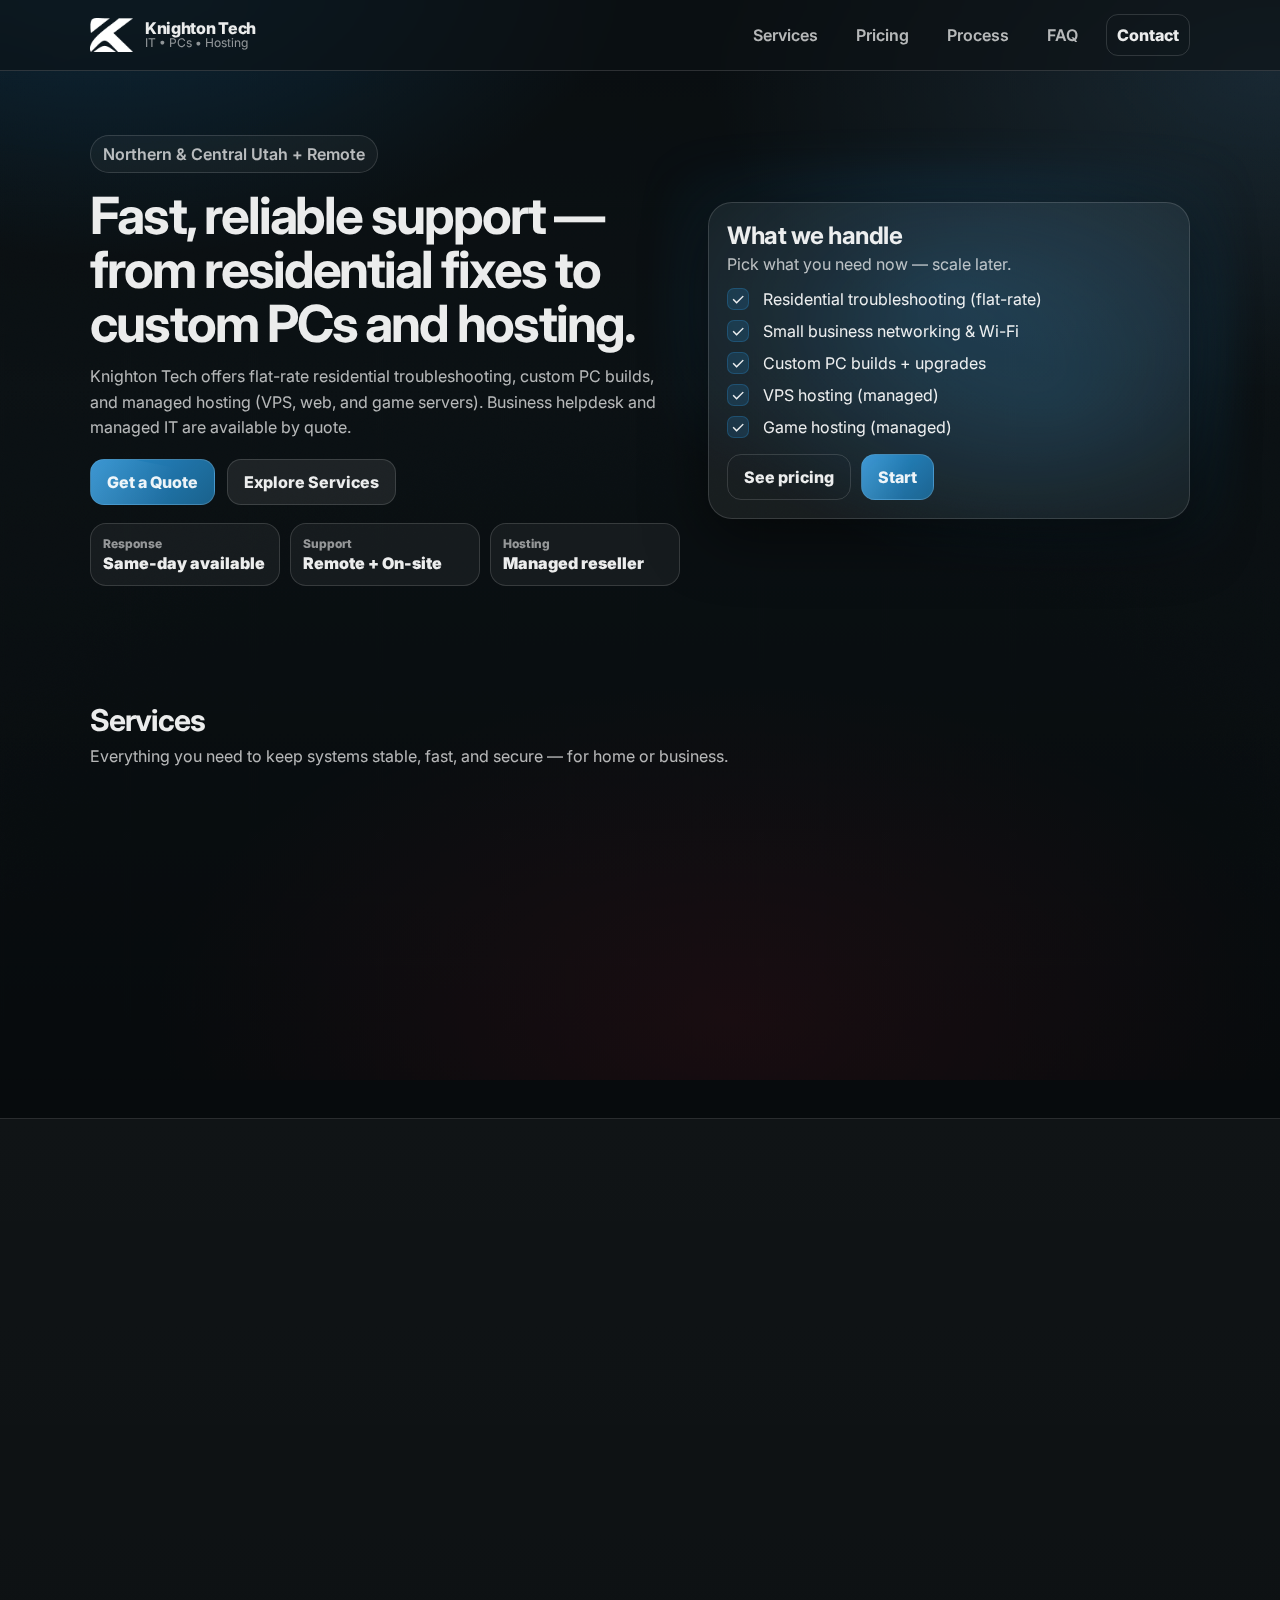
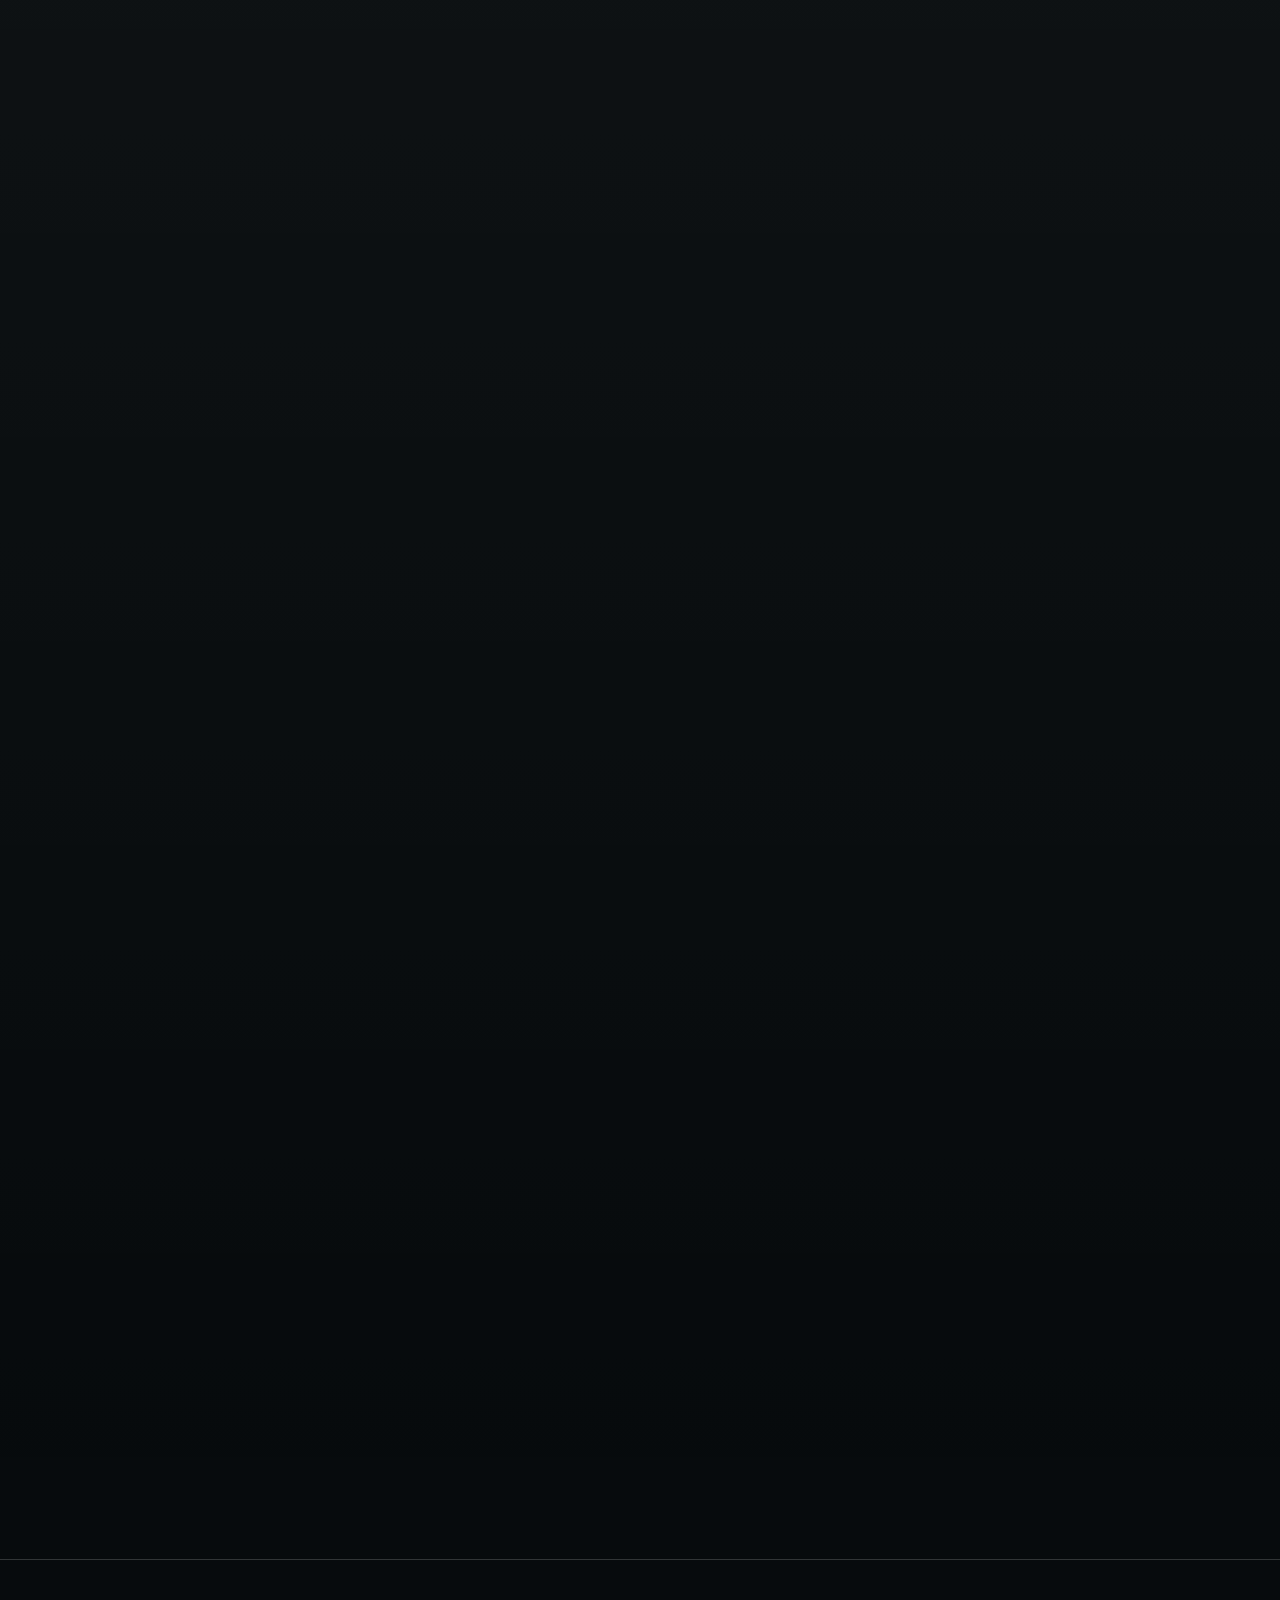
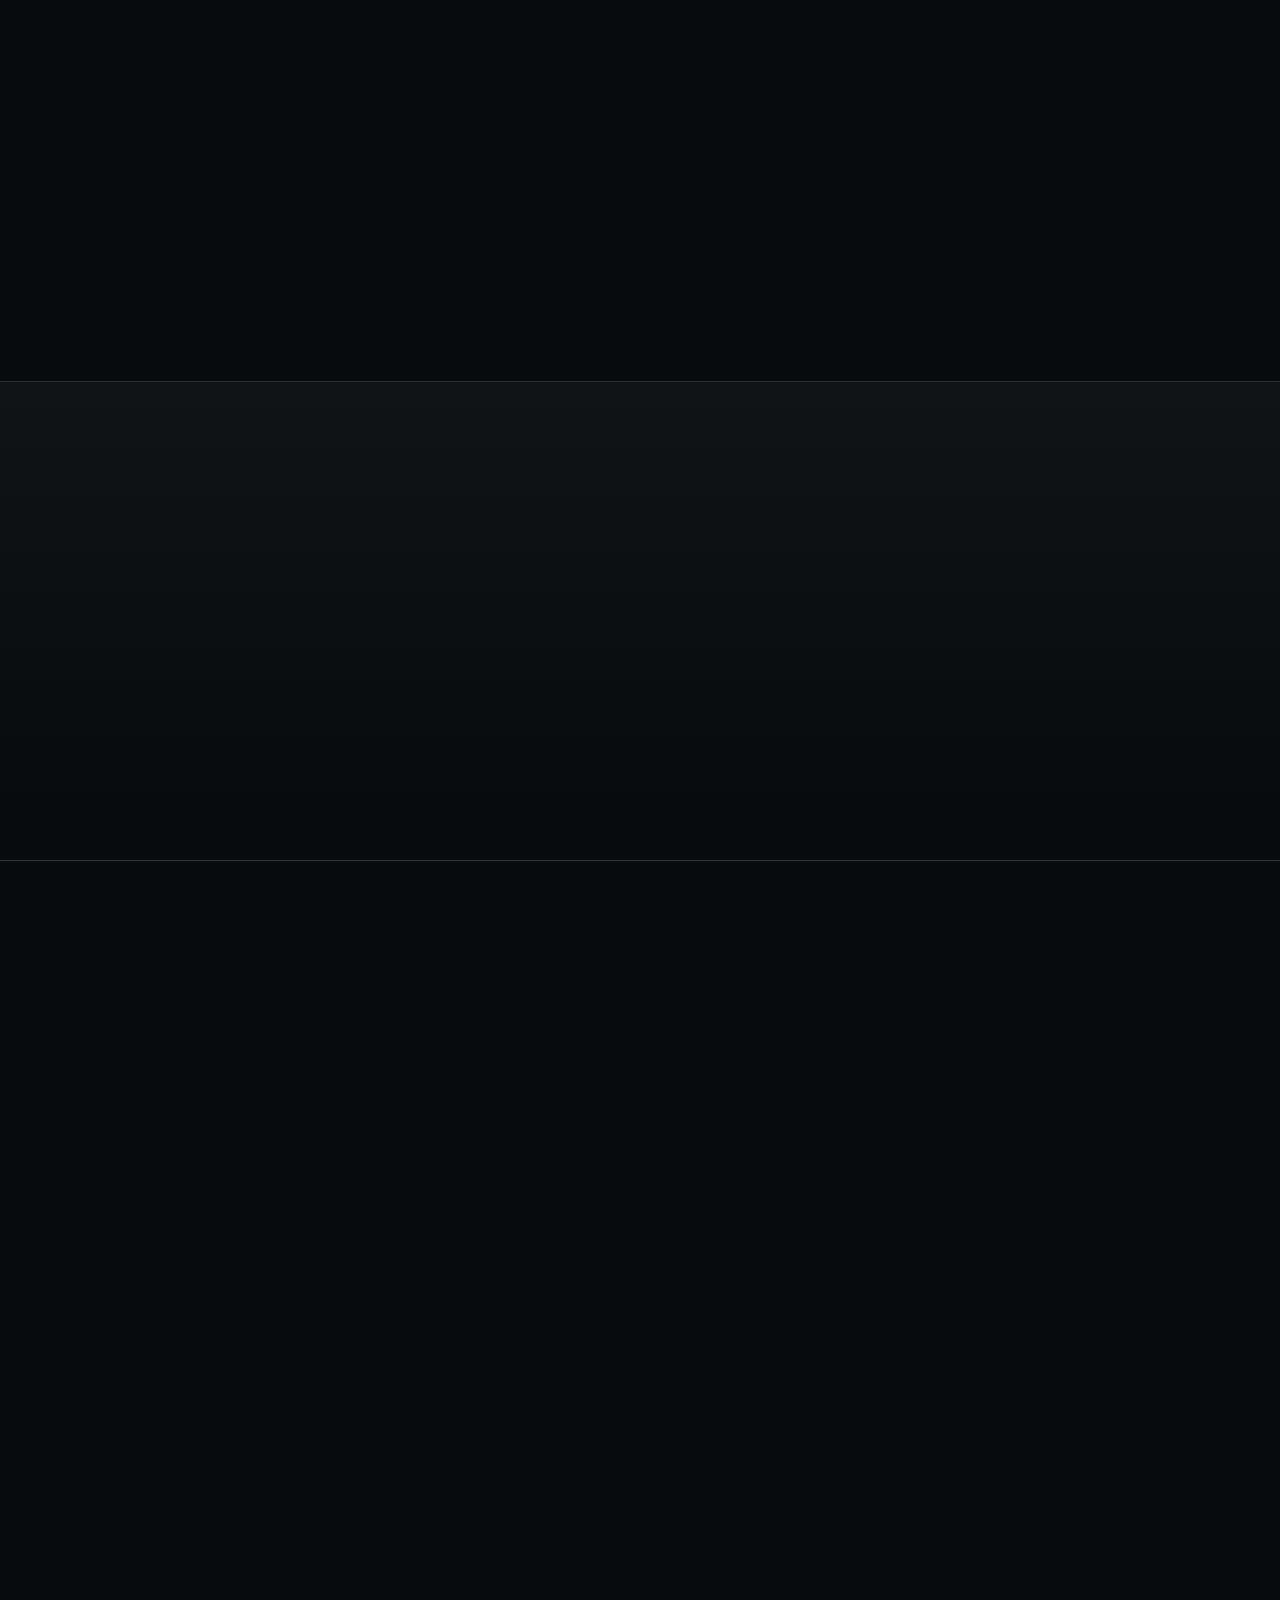
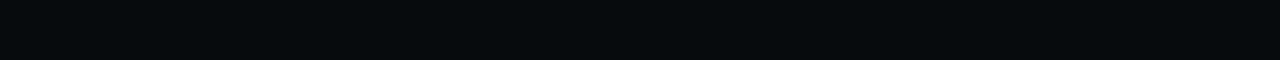
<file: index.html>
<!doctype html>
<html lang="en">
<head>
  <meta charset="utf-8" />
  <meta name="viewport" content="width=device-width, initial-scale=1" />
  <title>Knighton Tech — IT Support, Custom PCs, VPS & Game Hosting</title>
  <meta name="description" content="Knighton Tech provides residential flat-rate support, custom PC builds, and managed reseller hosting (VPS, web, and game servers). Business helpdesk and managed IT available by quote." />
  <meta name="theme-color" content="#0b1114" />
  <link rel="preconnect" href="https://fonts.googleapis.com">
  <link rel="preconnect" href="https://fonts.gstatic.com" crossorigin>
  <link href="https://fonts.googleapis.com/css2?family=Inter:wght@400;500;600;700;800&display=swap" rel="stylesheet">
  <link rel="stylesheet" href="assets/styles.css" />
  <link rel="icon" href="assets/logowhite.png" type="image/x-icon">
</head>

<body>
  <a class="skip" href="#main">Skip to content</a>

  <header class="site-header reveal" data-delay="0">
    <div class="container header-inner">
      <a class="brand" href="#">
        <img class="brand-logo" src="assets/logowhite.png" alt="Knighton Tech" />
        <span class="brand-text">
          <span class="brand-name">Knighton Tech</span>
          <span class="brand-tag">IT • PCs • Hosting</span>
        </span>
      </a>

      <nav class="nav" aria-label="Primary">
        <a href="#services">Services</a>
        <a href="#plans">Pricing</a>
        <a href="#process">Process</a>
        <a href="#faq">FAQ</a>
        <a class="btn btn-ghost" href="#contact">Contact</a>
      </nav>

      <button class="nav-toggle" aria-label="Open menu" aria-expanded="false">
        <span></span><span></span><span></span>
      </button>
    </div>
  </header>

  <main id="main">
    <!-- HERO -->
    <section class="hero">
      <div class="container hero-grid">
        <div class="hero-copy reveal" data-delay="0">
          <p class="pill">Northern & Central Utah + Remote</p>
          <h1>Fast, reliable support — from residential fixes to custom PCs and hosting.</h1>
          <p class="lead">
            Knighton Tech offers flat-rate residential troubleshooting, custom PC builds, and managed hosting
            (VPS, web, and game servers). Business helpdesk and managed IT are available by quote.
          </p>

          <div class="hero-cta">
            <a class="btn btn-primary" href="#contact">Get a Quote</a>
            <a class="btn btn-secondary" href="#services">Explore Services</a>
          </div>

          <div class="hero-badges" aria-label="Highlights">
            <div class="badge reveal" data-delay="60">
              <span class="badge-kicker">Response</span>
              <span class="badge-value">Same-day available</span>
            </div>
            <div class="badge reveal" data-delay="120">
              <span class="badge-kicker">Support</span>
              <span class="badge-value">Remote + On-site</span>
            </div>
            <div class="badge reveal" data-delay="180">
              <span class="badge-kicker">Hosting</span>
              <span class="badge-value">Managed reseller</span>
            </div>
          </div>
        </div>

        <div class="hero-card reveal" data-delay="120" role="img" aria-label="Service snapshot card">
          <div class="card">
            <div class="card-top">
              <h2>What we handle</h2>
              <p>Pick what you need now — scale later.</p>
            </div>

            <ul class="checklist">
              <li><span class="check">✓</span> Residential troubleshooting (flat-rate)</li>
              <li><span class="check">✓</span> Small business networking & Wi-Fi</li>
              <li><span class="check">✓</span> Custom PC builds + upgrades</li>
              <li><span class="check">✓</span> VPS hosting (managed)</li>
              <li><span class="check">✓</span> Game hosting (managed)</li>
            </ul>

            <div class="card-actions">
              <a class="btn btn-ghost" href="#plans">See pricing</a>
              <a class="btn btn-primary" href="#contact">Start</a>
            </div>
          </div>
          <div class="glow" aria-hidden="true"></div>
        </div>
      </div>
    </section>

    <!-- SERVICES -->
    <section id="services" class="section">
      <div class="container">
        <div class="section-head reveal" data-delay="0">
          <h2>Services</h2>
          <p>Everything you need to keep systems stable, fast, and secure — for home or business.</p>
        </div>

        <div class="grid-4">
          <article class="service reveal" data-delay="0">
            <h3>Residential Support</h3>
            <p>Remote troubleshooting, malware cleanup, performance tuning, and everyday tech issues.</p>
            <ul class="mini">
              <li>Windows / macOS / Linux</li>
              <li>Email + printer issues</li>
              <li>Basic security & cleanup</li>
            </ul>
          </article>

          <article class="service reveal" data-delay="80">
            <h3>Small Business IT</h3>
            <p>Networks, Wi-Fi, basic security, and practical setup tailored to your budget.</p>
            <ul class="mini">
              <li>Router / firewall setup</li>
              <li>Wi-Fi coverage fixes</li>
              <li>Update & patch planning</li>
            </ul>
          </article>

          <article class="service reveal" data-delay="160">
            <h3>Custom PC Builds</h3>
            <p>Gaming, creator workstations, or business desktops — built for your exact use case.</p>
            <ul class="mini">
              <li>Parts selection + sourcing</li>
              <li>Stress testing & tuning</li>
              <li>Clean cable management</li>
            </ul>
          </article>

          <article class="service reveal" data-delay="240">
            <h3>Managed Hosting</h3>
            <p>VPS + game servers via reseller partners — one point of contact for setup & support.</p>
            <ul class="mini">
              <li>Provisioning & setup</li>
              <li>Updates + security</li>
              <li>Monitoring (basic)</li>
            </ul>
          </article>
        </div>
      </div>
    </section>

    <!-- PRICING -->
    <section id="plans" class="section section-alt">
      <div class="container">
        <div class="section-head reveal" data-delay="0">
          <h2>Pricing</h2>
          <p>
            Residential services are priced flat-rate so you always know the cost up front.
            Most issues are resolved in a single visit or session — no hourly guessing, no pressure, and no surprise charges.
          </p>
        </div>

        <div class="quote-note reveal" data-delay="60" style="margin-top:12px;">
          <div class="quote-note-title">Why flat-rate?</div>
          <div class="quote-note-grid">
            <div>• You know the price up front — no hourly guessing</div>
            <div>• Most home issues are solved in one focused session</div>
            <div>• If anything’s outside scope, you’ll get a quote first</div>
            <div>• No upsell pressure — just the fix you asked for</div>
          </div>
        </div>

        <div class="pricing-block reveal" data-delay="120" style="margin-top:14px;">
          <div class="pricing-head">
            <h3>Residential Services (Flat Rate)</h3>
            <p class="muted-line">Most issues are solved in a single visit or session.</p>
          </div>

          <div class="grid-3 plans">
            <article class="plan reveal" data-delay="0">
              <div class="plan-top">
                <h4>Remote Troubleshooting</h4>
                <p class="plan-sub">Fast help without a house call</p>
              </div>
              <p class="price">$95 <span class="muted">flat</span></p>
              <ul class="checklist">
                <li><span class="check">✓</span> Up to 60 minutes remote support</li>
                <li><span class="check">✓</span> Software & performance issues</li>
                <li><span class="check">✓</span> Malware & basic security cleanup</li>
              </ul>
              <a class="btn btn-primary" href="#contact" data-prefill="Residential — Remote Troubleshooting ($95)">Book Remote Support</a>
            </article>

            <article class="plan plan-featured reveal" data-delay="80">
              <div class="plan-top">
                <h4>In-Home Visit</h4>
                <p class="plan-sub">Wi-Fi, printers, and device setup</p>
              </div>
              <p class="price">$145 <span class="muted">flat</span></p>
              <ul class="checklist">
                <li><span class="check">✓</span> On-site visit (up to 60 minutes)</li>
                <li><span class="check">✓</span> Network & device troubleshooting</li>
                <li><span class="check">✓</span> Performance & stability checks</li>
              </ul>
              <a class="btn btn-primary" href="#contact" data-prefill="Residential — In-Home Visit ($145)">Schedule Visit</a>
            </article>

            <article class="plan reveal" data-delay="160">
              <div class="plan-top">
                <h4>PC Tune-Up</h4>
                <p class="plan-sub">Speed boost & system cleanup</p>
              </div>
              <p class="price">$125 <span class="muted">flat</span></p>
              <ul class="checklist">
                <li><span class="check">✓</span> Startup & bloat cleanup</li>
                <li><span class="check">✓</span> Updates & driver review</li>
                <li><span class="check">✓</span> Disk health & thermal check</li>
              </ul>
              <a class="btn btn-secondary" href="#contact" data-prefill="Residential — PC Tune-Up ($125)">Request Tune-Up</a>
            </article>
          </div>

          <div class="grid-3 plans" style="margin-top:14px;">
            <article class="plan reveal" data-delay="0">
              <div class="plan-top">
                <h4>Virus / Malware Removal</h4>
                <p class="plan-sub">For infected or unstable systems</p>
              </div>
              <p class="price">$145 <span class="muted">flat</span></p>
              <ul class="checklist">
                <li><span class="check">✓</span> Malware & threat removal</li>
                <li><span class="check">✓</span> Browser & startup cleanup</li>
                <li><span class="check">✓</span> System stability checks</li>
              </ul>
              <a class="btn btn-secondary" href="#contact" data-prefill="Residential — Virus Removal ($145)">Get Help</a>
            </article>

            <article class="plan reveal" data-delay="80">
              <div class="plan-top">
                <h4>OS Reinstall & Data Restore</h4>
                <p class="plan-sub">Clean start with your files intact</p>
              </div>
              <p class="price">$175 <span class="muted">flat</span></p>
              <ul class="checklist">
                <li><span class="check">✓</span> OS reinstall</li>
                <li><span class="check">✓</span> Data backup & restore</li>
                <li><span class="check">✓</span> Drivers & updates</li>
              </ul>
              <a class="btn btn-secondary" href="#contact" data-prefill="Residential — OS Reinstall ($175)">Schedule Service</a>
            </article>

            <article class="plan reveal" data-delay="160">
              <div class="plan-top">
                <h4>Custom PC Build</h4>
                <p class="plan-sub">Gaming, creator, or workstation</p>
              </div>
              <p class="price">$175 <span class="muted">build labor</span></p>
              <ul class="checklist">
                <li><span class="check">✓</span> Full assembly & cable management</li>
                <li><span class="check">✓</span> BIOS setup & stress testing</li>
                <li><span class="check">✓</span> Thermal & stability validation</li>
              </ul>
              <a class="btn btn-primary" href="#contact" data-prefill="Residential — Custom PC Build ($175)">Start a Build</a>
            </article>
          </div>

          <div class="quote-note reveal" data-delay="60" style="margin-top:16px;">
            <div class="quote-note-title">What’s Included</div>
            <div class="quote-note-grid">
              <div>• Troubleshooting and fixes within the listed service scope</div>
              <div>• Clear communication before any additional work</div>
              <div>• Basic system health + security checks</div>
              <div>• Honest recommendations — no upsell pressure</div>
            </div>
          </div>

          <div class="quote-note reveal" data-delay="120" style="margin-top:12px;">
            <div class="quote-note-title">What’s Not Included (Quoted Separately)</div>
            <div class="quote-note-grid">
              <div>• Data recovery from failed/damaged drives</div>
              <div>• Hardware parts or replacement components</div>
              <div>• Advanced malware cleanup requiring OS rebuild</div>
              <div>• Servers/enterprise systems/business infrastructure</div>
              <div>• After-hours or emergency service unless pre-approved</div>
            </div>
          </div>

          <div class="quote-note reveal" data-delay="180" style="margin-top:12px;">
            <div class="quote-note-title">How this compares</div>
            <div class="quote-note-grid">
              <div>• Some shops bundle “lifetime service” into a higher upfront computer price</div>
              <div>• Knighton Tech keeps it simple: pay only for what you need today</div>
              <div>• Transparent flat rates + optional follow-up if you want it</div>
              <div>• Local service with a Magna discount (10%)</div>
            </div>
          </div>

          <p class="fineprint reveal" data-delay="240">
            <strong>Magna residents receive 10% off all residential services.</strong><br />
            Additional work outside the listed scope is always quoted and approved first.
          </p>
        </div>

        <div class="pricing-block reveal" data-delay="120" style="margin-top:18px;">
          <div class="pricing-head">
            <h3>Business IT & Helpdesk (Quote)</h3>
            <p class="muted-line">Professional IT support designed around your business — not one-size-fits-all pricing.</p>
          </div>

          <div class="grid-2 quote-cards">
            <article class="quote-card reveal" data-delay="0">
              <h4>Business Helpdesk Support</h4>
              <p class="muted">Day-to-day technical support for your users, devices, and software.</p>
              <ul class="bullets">
                <li>Remote troubleshooting & user support</li>
                <li>Account setup & onboarding/offboarding</li>
                <li>Software installs & issue resolution</li>
                <li>Security best-practice guidance</li>
              </ul>
              <a class="btn btn-primary" href="#contact" data-prefill="Business — Helpdesk (Quote)">Request a Quote</a>
            </article>

            <article class="quote-card quote-card-accent reveal" data-delay="80">
              <h4>Managed Business IT</h4>
              <p class="muted">Ongoing IT management for reliability, security, and growth.</p>
              <ul class="bullets">
                <li>Network & Wi-Fi management</li>
                <li>Device standards & lifecycle planning</li>
                <li>Backup & monitoring strategies</li>
                <li>Monthly check-ins & recommendations</li>
              </ul>
              <a class="btn btn-primary" href="#contact" data-prefill="Business — Managed IT (Quote)">Get a Managed IT Quote</a>
            </article>
          </div>

          <div class="quote-note reveal" data-delay="140">
            <strong>To quote quickly, I’ll ask about:</strong><br />
            Number of users/devices, remote vs on-site coverage, hours needed,
            and any servers, email, or network complexity.
          </div>
        </div>
      </div>
    </section>

    <!-- PROCESS -->
    <section id="process" class="section">
      <div class="container">
        <div class="section-head reveal" data-delay="0">
          <h2>How it works</h2>
          <p>Simple, fast, and predictable.</p>
        </div>

        <div class="steps">
          <div class="step reveal" data-delay="0">
            <div class="step-num">1</div>
            <h3>Describe the goal</h3>
            <p>Tell me what you’re trying to do, what’s broken, or what you want built.</p>
          </div>
          <div class="step reveal" data-delay="80">
            <div class="step-num">2</div>
            <h3>Get a clear plan</h3>
            <p>I’ll propose options and pricing so you can pick what makes sense.</p>
          </div>
          <div class="step reveal" data-delay="160">
            <div class="step-num">3</div>
            <h3>Fix / build / launch</h3>
            <p>Remote session, on-site visit, PC build, or hosting rollout.</p>
          </div>
          <div class="step reveal" data-delay="240">
            <div class="step-num">4</div>
            <h3>Keep it running</h3>
            <p>Optional ongoing support plans for updates, monitoring, and helpdesk.</p>
          </div>
        </div>
      </div>
    </section>

    <!-- FAQ -->
    <section id="faq" class="section section-alt">
      <div class="container">
        <div class="section-head reveal" data-delay="0">
          <h2>FAQ</h2>
          <p>Quick answers to the common stuff.</p>
        </div>

        <div class="faq">
          <details class="reveal" data-delay="0">
            <summary>Do you do on-site support in Northern & Central Utah?</summary>
            <p>Yes. Remote is usually fastest, but on-site is available when needed.</p>
          </details>

          <details class="reveal" data-delay="80">
            <summary>How does reseller-managed hosting work?</summary>
            <p>
              Hosting resources come from a provider (via reseller). Knighton Tech handles setup, updates, and support.
              If a provider-side issue happens, I coordinate directly with them to resolve it.
            </p>
          </details>

          <details class="reveal" data-delay="160">
            <summary>Can you build a PC with parts I already bought?</summary>
            <p>Absolutely — I’ll still validate thermals, stability, and performance.</p>
          </details>

          <details class="reveal" data-delay="240">
            <summary>What game servers can you support?</summary>
            <p>Minecraft, Valheim, Rust, ARK, and more — it depends on your needs and the reseller panel options.</p>
          </details>
        </div>
      </div>
    </section>

    <!-- CONTACT -->
    <section id="contact" class="section">
      <div class="container contact-grid">
        <div class="reveal" data-delay="0">
          <h2>Contact</h2>
          <p class="lead">Send the details and I’ll reply with next steps + a quote.</p>

          <div class="contact-cards">
            <div class="contact-card reveal" data-delay="80">
              <div class="kicker">Email</div>
              <a href="mailto:contact@knightontech.com">contact@knightontech.com</a>
            </div>

            <div class="contact-card reveal" data-delay="160">
              <div class="kicker">Phone</div>
              <div>801-797-1570</div>
              <div class="hint">Call Anytime!</div>
            </div>


            <div class="contact-card reveal" data-delay="160">
              <div class="kicker">Service area</div>
              <div>Northern & Central Utah + Remote</div>
              <div class="hint">Hours: by appointment</div>
            </div>
          </div>
        </div>

        <form class="form card reveal" data-delay="120" id="contactForm"
              action="https://formspree.io/f/xdaaoogk"
              method="POST">
          <h3>Request a quote</h3>

          <label>
            Name
            <input name="name" autocomplete="name" required />
          </label>

          <label>
            Email
            <input type="email" name="email" autocomplete="email" required />
          </label>

          <label>
            What do you need help with?
            <select name="service" id="serviceSelect" required>
              <option value="" disabled selected>Select…</option>
              <option>Residential Support</option>
              <option>Small Business IT</option>
              <option>Business Helpdesk</option>
              <option>Custom PC Build</option>
              <option>VPS Hosting (Managed)</option>
              <option>Game Hosting (Managed)</option>
              <option>Other</option>
            </select>
          </label>

          <label class="checkline">
            <input type="checkbox" name="ack_scope" required />
            I understand residential prices shown are flat-rate within scope. Any additional work will be quoted and approved first.
          </label>

          <label>
            Details
            <textarea name="message" rows="5" placeholder="Goal, budget, timeline, current setup, any errors, etc."></textarea>
          </label>

          <div class="form-row">
            <button class="btn btn-primary" type="submit">Send</button>
            <button class="btn btn-ghost" type="button" id="mailtoFallback">Use email instead</button>
          </div>

        </form>
      </div>
    </section>
  </main>

  <footer class="footer reveal" data-delay="0">
    <div class="container footer-inner">
      <div>© <span id="year"></span> Knighton Tech. All rights reserved.</div>
      <div class="footer-links">
        <a href="#services">Services</a>
        <a href="#contact">Contact</a>
      </div>
    </div>
  </footer>

  <script>
    // Mobile menu toggle
    const toggle = document.querySelector(".nav-toggle");
    const nav = document.querySelector(".nav");
    if (toggle && nav) {
      toggle.addEventListener("click", () => {
        const open = toggle.getAttribute("aria-expanded") === "true";
        toggle.setAttribute("aria-expanded", String(!open));

        if (open) {
          nav.style.display = "none";
          return;
        }

        nav.style.display = "flex";
        nav.style.flexDirection = "column";
        nav.style.position = "absolute";
        nav.style.right = "20px";
        nav.style.top = "64px";
        nav.style.padding = "12px";
        nav.style.background = "rgba(11,17,20,.92)";
        nav.style.border = "1px solid rgba(255,255,255,.12)";
        nav.style.borderRadius = "18px";
        nav.style.backdropFilter = "blur(10px)";
      });
    }

    // Footer year
    document.getElementById("year").textContent = new Date().getFullYear();

    // Prefill selection from plan buttons
    function setServiceFromPrefill(val) {
      const select = document.getElementById("serviceSelect");
      if (!select) return;

      // Residential
      if (val.includes("Residential")) select.value = "Residential Support";

      // Business
      if (val.includes("Business — Helpdesk")) select.value = "Business Helpdesk";
      if (val.includes("Business — Managed IT")) select.value = "Small Business IT";

      // Custom PC build
      if (val.includes("Custom PC Build")) select.value = "Custom PC Build";

      // Hosting
      if (val.includes("VPS")) select.value = "VPS Hosting (Managed)";
      if (val.includes("Game")) select.value = "Game Hosting (Managed)";
    }

    document.querySelectorAll("[data-prefill]").forEach((btn) => {
      btn.addEventListener("click", () => {
        const val = btn.getAttribute("data-prefill") || "";
        setServiceFromPrefill(val);
        document.getElementById("contactForm")?.scrollIntoView({ behavior: "smooth" });
      });
    });

    // Mailto fallback
    const mailBtn = document.getElementById("mailtoFallback");
    if (mailBtn) {
      mailBtn.addEventListener("click", () => {
        const name = document.querySelector('input[name="name"]')?.value || "";
        const email = document.querySelector('input[name="email"]')?.value || "";
        const service = document.querySelector('select[name="service"]')?.value || "";
        const msg = document.querySelector('textarea[name="message"]')?.value || "";
        const subject = encodeURIComponent(`Knighton Tech Quote Request — ${service || "Service"}`);
        const body = encodeURIComponent(`Name: ${name}\nEmail: ${email}\nService: ${service}\n\nDetails:\n${msg}\n`);
        window.location.href = `mailto:contact@knightontech.com?subject=${subject}&body=${body}`;
      });
    }
  </script>

  <script>
    // Scroll reveal using IntersectionObserver (no jQuery needed)
    (function () {
      const items = document.querySelectorAll(".reveal");

      // Stagger support via data-delay="120"
      items.forEach((el) => {
        const d = el.getAttribute("data-delay");
        if (d) el.style.setProperty("--delay", `${d}ms`);
      });

      const io = new IntersectionObserver(
        (entries) => {
          entries.forEach((entry) => {
            if (entry.isIntersecting) {
              entry.target.classList.add("is-visible");
              io.unobserve(entry.target); // animate once
            }
          });
        },
        { threshold: 0.12, rootMargin: "0px 0px -8% 0px" }
      );

      items.forEach((el) => io.observe(el));
    })();
  </script>

</body>
</html>
</file>
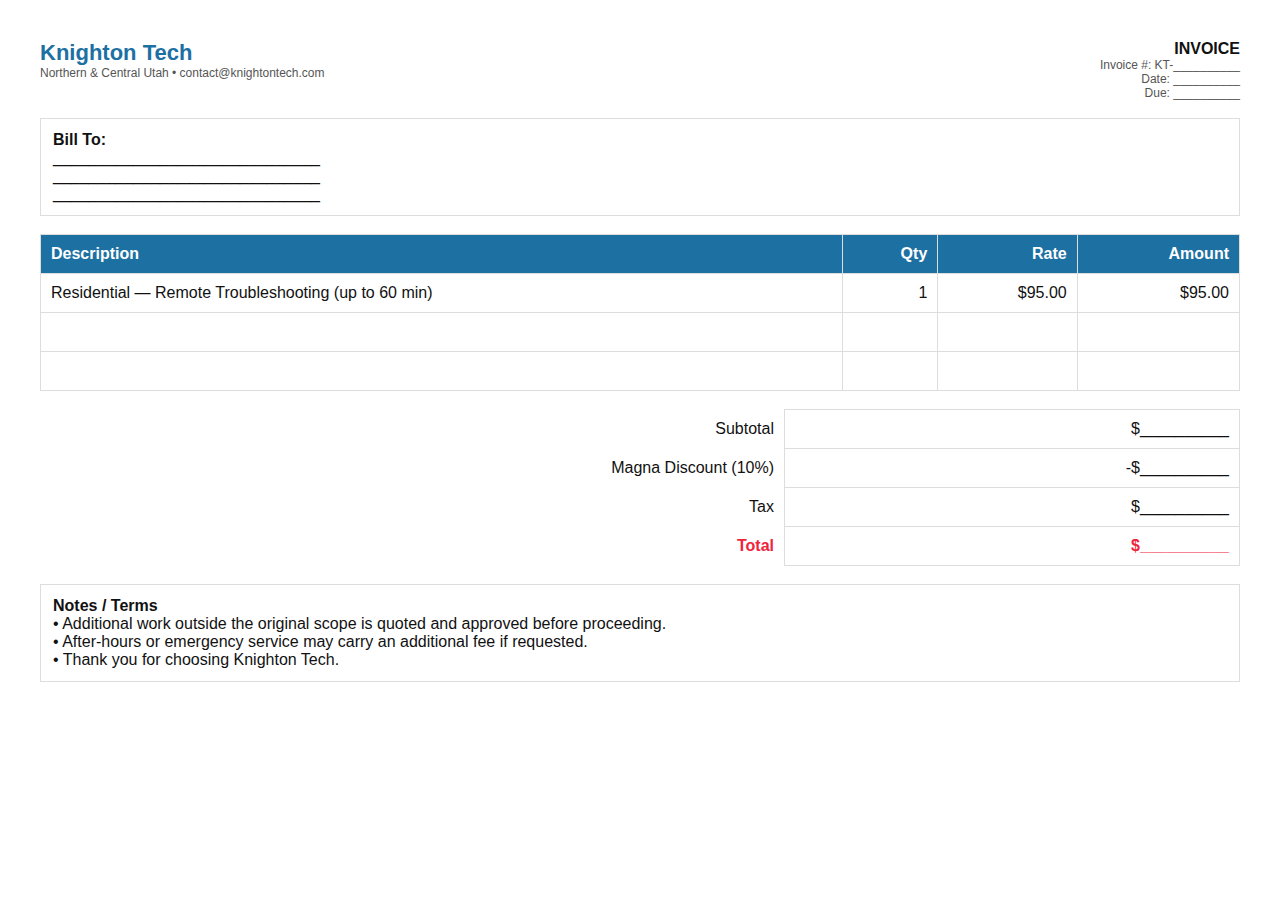
<file: assets/invoice.html>
<!doctype html>
<html>
<head>
  <meta charset="utf-8"/>
  <meta name="viewport" content="width=device-width, initial-scale=1"/>
  <title>Knighton Tech Invoice</title>
  <style>
    body{ font-family: Inter, Arial, sans-serif; margin:40px; color:#111; }
    .top{ display:flex; justify-content:space-between; gap:20px; }
    .brand{ font-weight:900; font-size:22px; color:#1D70A2; }
    .muted{ color:#555; font-size:12px; }
    table{ width:100%; border-collapse:collapse; margin-top:18px; }
    th,td{ border:1px solid #ddd; padding:10px; text-align:left; }
    th{ background:#1D70A2; color:#fff; }
    .right{ text-align:right; }
    .total{ font-weight:900; color:#EF233C; }
    .box{ border:1px solid #ddd; padding:12px; margin-top:18px; }
  </style>
</head>
<body>
  <div class="top">
    <div>
      <div class="brand">Knighton Tech</div>
      <div class="muted">Northern & Central Utah • contact@knightontech.com</div>
    </div>
    <div class="right">
      <div style="font-weight:900;">INVOICE</div>
      <div class="muted">Invoice #: KT-__________</div>
      <div class="muted">Date: __________</div>
      <div class="muted">Due: __________</div>
    </div>
  </div>

  <div class="box">
    <strong>Bill To:</strong><br/>
    ______________________________<br/>
    ______________________________<br/>
    ______________________________
  </div>

  <table>
    <thead>
      <tr>
        <th>Description</th>
        <th class="right">Qty</th>
        <th class="right">Rate</th>
        <th class="right">Amount</th>
      </tr>
    </thead>
    <tbody>
      <tr>
        <td>Residential — Remote Troubleshooting (up to 60 min)</td>
        <td class="right">1</td>
        <td class="right">$95.00</td>
        <td class="right">$95.00</td>
      </tr>
      <tr><td>&nbsp;</td><td></td><td></td><td></td></tr>
      <tr><td>&nbsp;</td><td></td><td></td><td></td></tr>
    </tbody>
  </table>

  <table>
    <tbody>
      <tr><td class="right" style="border:none;"></td><td class="right" style="border:none;">Subtotal</td><td class="right">$__________</td></tr>
      <tr><td class="right" style="border:none;"></td><td class="right" style="border:none;">Magna Discount (10%)</td><td class="right">-$__________</td></tr>
      <tr><td class="right" style="border:none;"></td><td class="right" style="border:none;">Tax</td><td class="right">$__________</td></tr>
      <tr><td class="right" style="border:none;"></td><td class="right total" style="border:none;">Total</td><td class="right total">$__________</td></tr>
    </tbody>
  </table>

  <div class="box">
    <strong>Notes / Terms</strong><br/>
    • Additional work outside the original scope is quoted and approved before proceeding.<br/>
    • After-hours or emergency service may carry an additional fee if requested.<br/>
    • Thank you for choosing Knighton Tech.
  </div>
</body>
</html>
</file>
<file: assets/styles.css>
/* Knighton Tech — styles.css (regenerated, cleaned, optimized) */

/* =========================
   THEME TOKENS
========================= */
:root{
  /* Knighton Tech palette */
  --k-blue-1:#6DAEDB;
  --k-blue-2:#2892D7;
  --k-blue-3:#1D70A2;
  --k-ink:#1A1D1A;
  --k-red:#EF233C;

  /* Theme tokens */
  --bg:#0b1114;
  --panel:rgba(255,255,255,.06);
  --panel2:rgba(255,255,255,.08);
  --text:rgba(255,255,255,.92);
  --muted:rgba(255,255,255,.70);
  --muted2:rgba(255,255,255,.55);
  --stroke:rgba(255,255,255,.14);

  --primary:var(--k-blue-2);
  --primary-strong:var(--k-blue-3);
  --accent:var(--k-red);

  --shadow:0 18px 60px rgba(0,0,0,.50);

  --radius:18px;
  --radius2:24px;
  --max:1100px;

  /* Spacing helpers */
  --gap:14px;
  --pad:16px;
  --pad2:18px;

  /* Focus ring */
  --ring:0 0 0 4px rgba(40,146,215,.18);
}

/* =========================
   BASE / RESET
========================= */
*{ box-sizing:border-box; }
html,body{ height:100%; }
html{ background:#070b0d; } /* fallback behind the fixed background */

body{
  margin:0;
  font-family:Inter, system-ui, -apple-system, Segoe UI, Roboto, Arial, sans-serif;
  color:var(--text);
  background:none !important;
}

a{ color:inherit; text-decoration:none; }
a:hover{ opacity:.92; }

.container{
  width:min(var(--max), calc(100% - 40px));
  margin:0 auto;
}

/* Skip link */
.skip{
  position:absolute;
  left:-999px;
  top:10px;
}
.skip:focus{
  left:12px;
  z-index:999;
  background:#fff;
  color:#000;
  padding:10px 12px;
  border-radius:12px;
}

/* =========================
   ANIMATED BACKGROUND (fixed to viewport)
========================= */
body::before{
  content:"";
  position:fixed;
  inset:-20%; /* overscan so scaling never shows edges */
  pointer-events:none;
  z-index:0;
  background:
    radial-gradient(900px 520px at 20% 10%, rgba(40,146,215,.22), transparent 60%),
    radial-gradient(900px 520px at 85% 20%, rgba(109,174,219,.16), transparent 62%),
    radial-gradient(900px 520px at 55% 95%, rgba(239,35,60,.08), transparent 65%),
    linear-gradient(180deg, #070b0d, var(--bg) 45%, #070b0d);
  animation: ktech-aurora 22s ease-in-out infinite alternate;
  will-change: transform, filter;
  transform: translate3d(0,0,0);
  filter: saturate(1.05);
}

/* Subtle vignette + texture */
body::after{
  content:"";
  position:fixed;
  inset:0;
  pointer-events:none;
  z-index:0;
  background:
    radial-gradient(1200px 800px at 50% 0%, rgba(255,255,255,.06), transparent 60%),
    radial-gradient(1200px 800px at 50% 100%, rgba(0,0,0,.35), transparent 60%),
    url("data:image/svg+xml,%3Csvg xmlns='http://www.w3.org/2000/svg' width='160' height='160'%3E%3Cfilter id='n'%3E%3CfeTurbulence type='fractalNoise' baseFrequency='.8' numOctaves='3' stitchTiles='stitch'/%3E%3C/filter%3E%3Crect width='160' height='160' filter='url(%23n)' opacity='.22'/%3E%3C/svg%3E");
  mix-blend-mode: overlay;
  opacity:.16;
}

/* Lift content above background layers */
.site-header,
main,
footer{
  position:relative;
  z-index:1;
}

@keyframes ktech-aurora{
  0%{
    transform: translate3d(-2%, -1%, 0) scale(1.02);
    filter: saturate(1.00) brightness(1.00);
  }
  50%{
    transform: translate3d(2%, 1%, 0) scale(1.04);
    filter: saturate(1.10) brightness(1.02);
  }
  100%{
    transform: translate3d(-1%, 2%, 0) scale(1.03);
    filter: saturate(1.05) brightness(1.00);
  }
}

/* =========================
   HEADER / NAV
========================= */
.site-header{
  position:sticky;
  top:0;
  z-index:50;
  backdrop-filter: blur(10px);
  background: rgba(11,17,20,.60);
  border-bottom: 1px solid var(--stroke);
}

.header-inner{
  display:flex;
  align-items:center;
  justify-content:space-between;
  gap:14px;
  padding:14px 0;
}

.brand{
  display:flex;
  align-items:center;
  gap:12px;
}
.brand-logo{
  height:34px;
  width:auto;
  display:block;
}
.brand-text{
  display:flex;
  flex-direction:column;
  line-height:1.05;
}
.brand-name{ font-weight:800; letter-spacing:-0.02em; }
.brand-tag{ font-size:12px; color:var(--muted2); }

.nav{
  display:flex;
  align-items:center;
  gap:18px;
  color:var(--muted);
  font-weight:600;
}
.nav a{
  padding:10px 10px;
  border-radius:12px;
}
.nav a:hover{ background:rgba(255,255,255,.06); }
.nav a:focus-visible{
  outline:none;
  box-shadow: var(--ring);
}

.nav-toggle{
  display:none;
  width:44px;
  height:44px;
  border-radius:14px;
  background:rgba(255,255,255,.06);
  border:1px solid var(--stroke);
  cursor:pointer;
}
.nav-toggle span{
  display:block;
  width:18px;
  height:2px;
  margin:4px auto;
  background:rgba(255,255,255,.82);
  border-radius:2px;
}

/* =========================
   SECTIONS / TYPOGRAPHY
========================= */
.section{ padding:76px 0; }
.section-alt{
  background: linear-gradient(180deg, rgba(255,255,255,.04), transparent);
  border-top: 1px solid var(--stroke);
  border-bottom: 1px solid var(--stroke);
}

.hero{ padding:64px 0 40px; }

.hero-grid{
  display:grid;
  grid-template-columns:1.1fr .9fr;
  gap:28px;
  align-items:center;
}

.pill{
  display:inline-flex;
  padding:8px 12px;
  border-radius:999px;
  border:1px solid var(--stroke);
  background:rgba(255,255,255,.04);
  color:var(--muted);
  font-weight:600;
  margin:0 0 16px;
}

h1{
  margin:0 0 14px;
  font-size:clamp(32px, 4vw, 52px);
  letter-spacing:-0.04em;
  line-height:1.05;
}

.lead{
  margin:0 0 18px;
  color:var(--muted);
  font-size:16px;
  line-height:1.6;
  max-width:62ch;
}

.section-head h2{
  margin:0 0 8px;
  letter-spacing:-0.03em;
  font-size:30px;
}
.section-head p{
  margin:0 0 22px;
  color:var(--muted);
  max-width:70ch;
}

/* =========================
   BUTTONS
========================= */
.btn{
  display:inline-flex;
  align-items:center;
  justify-content:center;
  gap:10px;
  padding:12px 16px;
  border-radius:14px;
  border:1px solid var(--stroke);
  background:rgba(255,255,255,.06);
  color:rgba(255,255,255,.92);
  font-weight:800;
  cursor:pointer;
  transition: transform .10s ease, background .14s ease, opacity .14s ease, box-shadow .14s ease;
}
.btn:hover{ transform:translateY(-1px); background:rgba(255,255,255,.08); }
.btn:active{ transform:translateY(0); }
.btn:focus-visible{ outline:none; box-shadow:var(--ring); }

.btn-primary{
  background: linear-gradient(135deg, rgba(40,146,215,.95), rgba(29,112,162,.85));
  border-color: rgba(255,255,255,.16);
  position:relative;
  overflow:hidden;
}
.btn-secondary{ background:rgba(255,255,255,.08); }
.btn-ghost{ background:transparent; }

/* Button shine */
.btn-primary::after{
  content:"";
  position:absolute;
  inset:-60% -80%;
  background: linear-gradient(90deg, transparent, rgba(255,255,255,.20), transparent);
  transform: translateX(-45%) rotate(12deg);
  transition: transform .75s ease;
  pointer-events:none;
}
.btn-primary:hover::after{
  transform: translateX(75%) rotate(12deg);
}

.hero-cta{
  display:flex;
  gap:12px;
  flex-wrap:wrap;
  margin-top:10px;
}

/* =========================
   CARDS / BADGES
========================= */
.card{
  border-radius:var(--radius2);
  border:1px solid var(--stroke);
  background:var(--panel);
  box-shadow:var(--shadow);
  padding:var(--pad2);
}

/* Hero badges */
.hero-badges{
  display:grid;
  grid-template-columns:repeat(3, minmax(0, 1fr));
  gap:10px;
  margin-top:18px;
}
.badge{
  padding:12px;
  border-radius:16px;
  background:rgba(255,255,255,.05);
  border:1px solid var(--stroke);
}
.badge-kicker{ display:block; font-size:12px; color:var(--muted2); font-weight:800; }
.badge-value{ display:block; font-weight:900; margin-top:2px; }

/* Hero card glow */
.hero-card{ position:relative; }
.hero-card .glow{
  position:absolute;
  inset:-40px;
  background:
    radial-gradient(520px 320px at 50% 35%, rgba(40,146,215,.22), transparent 70%),
    radial-gradient(430px 280px at 70% 60%, rgba(29,112,162,.18), transparent 70%);
  filter: blur(18px);
  z-index:-1;
}

.card-top h2{ margin:0 0 4px; letter-spacing:-0.02em; }
.card-top p{ margin:0 0 14px; color:var(--muted); }

/* Checklist */
.checklist{
  list-style:none;
  padding:0;
  margin:0 0 16px;
  display:grid;
  gap:10px;
}
.check{
  display:inline-grid;
  place-items:center;
  width:22px;
  height:22px;
  border-radius:7px;
  background:rgba(40,146,215,.18);
  border:1px solid rgba(40,146,215,.28);
  margin-right:10px;
}

.card-actions{ display:flex; gap:10px; flex-wrap:wrap; }

/* =========================
   REVEAL ANIMATION (scroll)
========================= */
.reveal{
  opacity:0;
  transform: translateY(16px) scale(.99);
  transition: opacity .65s ease, transform .65s ease;
  transition-delay: var(--delay, 0ms);
  will-change: opacity, transform;
}
.reveal.is-visible{
  opacity:1;
  transform: translateY(0) scale(1);
}

/* =========================
   GRIDS
========================= */
.grid-4,
.grid-3,
.grid-2{
  display:grid;
  gap:var(--gap);
}
.grid-4{ grid-template-columns:repeat(4, minmax(0, 1fr)); }
.grid-3{ grid-template-columns:repeat(3, minmax(0, 1fr)); }
.grid-2{ grid-template-columns:repeat(2, minmax(0, 1fr)); }

/* =========================
   SERVICE / PLAN / QUOTE / STEP CARDS
   + MICRO-INTERACTIONS
========================= */
.service,
.plan,
.quote-card,
.step,
.contact-card,
.card{
  transition: transform .14s ease, background .14s ease, border-color .14s ease, box-shadow .14s ease;
}

.service:hover,
.plan:hover,
.quote-card:hover,
.step:hover,
.contact-card:hover,
.card:hover{
  transform: translateY(-3px);
  border-color: rgba(255,255,255,.22);
  background: rgba(255,255,255,.06);
  box-shadow: 0 14px 46px rgba(0,0,0,.35);
}

/* Service cards */
.service{
  border-radius:var(--radius);
  border:1px solid var(--stroke);
  background:rgba(255,255,255,.05);
  padding:var(--pad);
}
.service h3{ margin:0 0 8px; letter-spacing:-0.02em; }
.service p{ margin:0 0 12px; color:var(--muted); line-height:1.55; }

/* Shared lists */
.mini,
.bullets{
  margin:0;
  padding-left:18px;
  color:var(--muted2);
}
.mini li{ margin:6px 0; }
.bullets li{ margin:8px 0; }

/* Pricing blocks */
.pricing-block{
  border-radius:var(--radius2);
  border:1px solid var(--stroke);
  background:rgba(255,255,255,.04);
  padding:var(--pad2);
}
.pricing-head{
  display:flex;
  align-items:flex-end;
  justify-content:space-between;
  gap:12px;
  flex-wrap:wrap;
  margin-bottom:12px;
}
.muted-line{
  margin:0;
  color:var(--muted);
  max-width:70ch;
}

/* Plans */
.plan{
  padding:var(--pad2);
  border-radius:var(--radius2);
  border:1px solid var(--stroke);
  background:rgba(255,255,255,.05);
}
.plan-top h4{ margin:0 0 6px; letter-spacing:-0.02em; }
.plan-sub{ margin:0 0 10px; color:var(--muted); }

.price{
  margin:10px 0 14px;
  font-size:28px;
  font-weight:900;
  letter-spacing:-0.03em;
}
.muted{ color:var(--muted2); font-weight:800; font-size:14px; }

.plan-featured{
  background:linear-gradient(180deg, rgba(40,146,215,.16), rgba(255,255,255,.05));
  border-color:rgba(255,255,255,.18);
}

/* Quote cards */
.quote-card{
  border-radius:var(--radius2);
  border:1px solid var(--stroke);
  background:rgba(255,255,255,.05);
  padding:var(--pad2);
}
.quote-card-accent{
  background:linear-gradient(180deg, rgba(40,146,215,.14), rgba(255,255,255,.05));
  border-color:rgba(255,255,255,.18);
}
.quote-card h4{
  margin:0 0 6px;
  letter-spacing:-0.02em;
}
.quote-card .muted{
  margin:0 0 12px;
  color:var(--muted);
  line-height:1.55;
}

/* Notes */
.quote-note{
  margin-top:14px;
  border-radius:var(--radius);
  border:1px solid var(--stroke);
  background:rgba(0,0,0,.18);
  padding:14px 16px;
}
.quote-note-title{
  font-weight:900;
  margin-bottom:8px;
}
.quote-note-grid{
  display:grid;
  grid-template-columns:repeat(2, minmax(0, 1fr));
  gap:8px 12px;
  color:var(--muted);
}

/* Steps */
.steps{
  display:grid;
  grid-template-columns:repeat(4, minmax(0, 1fr));
  gap:12px;
}
.step{
  border-radius:var(--radius);
  border:1px solid var(--stroke);
  background:rgba(255,255,255,.05);
  padding:var(--pad);
}
.step-num{
  width:36px;
  height:36px;
  border-radius:14px;
  display:grid;
  place-items:center;
  font-weight:900;
  background:rgba(29,112,162,.22);
  border:1px solid rgba(29,112,162,.30);
  margin-bottom:10px;
}
.step h3{ margin:0 0 6px; }
.step p{ margin:0; color:var(--muted); line-height:1.55; }

/* =========================
   FAQ
========================= */
.faq details{
  border-radius:var(--radius);
  border:1px solid var(--stroke);
  background:rgba(255,255,255,.05);
  padding:14px 16px;
  margin-bottom:10px;
}
.faq summary{ cursor:pointer; font-weight:900; }
.faq summary:focus-visible{ outline:none; box-shadow: var(--ring); border-radius:12px; }
.faq p{ color:var(--muted); margin:10px 0 0; line-height:1.6; }

/* =========================
   CONTACT / FORM
========================= */
.contact-grid{
  display:grid;
  grid-template-columns:1fr 1fr;
  gap:16px;
  align-items:start;
}

.contact-cards{
  display:grid;
  gap:10px;
  margin-top:16px;
}

.contact-card{
  border-radius:var(--radius);
  border:1px solid var(--stroke);
  background:rgba(255,255,255,.05);
  padding:14px 16px;
}

.kicker{ color:var(--muted2); font-weight:900; font-size:12px; margin-bottom:6px; }
.hint{ color:var(--muted2); font-size:12px; margin-top:6px; }

.form h3{ margin:0 0 12px; }

label{
  display:block;
  font-weight:800;
  color:rgba(255,255,255,.85);
  margin:12px 0;
}

/* Inputs */
input, select, textarea{
  width:100%;
  margin-top:8px;
  padding:12px;
  border-radius:14px;
  border:1px solid var(--stroke);
  background:rgba(0,0,0,.22);
  color:rgba(255,255,255,.92);
  outline:none;
}
input:focus, select:focus, textarea:focus{
  border-color:rgba(40,146,215,.60);
  box-shadow:var(--ring);
}

/* Improved select styling (prevents washed-out dropdown) */
select{
  background-color: rgba(0,0,0,.28);
  color: rgba(255,255,255,.92);
  border: 1px solid var(--stroke);
  appearance:none;
  -webkit-appearance:none;
  -moz-appearance:none;
  padding-right:42px; /* room for arrow */
}

/* custom dropdown arrow */
label{ position:relative; }
label select{
  background-image:
    linear-gradient(45deg, transparent 50%, rgba(255,255,255,.80) 50%),
    linear-gradient(135deg, rgba(255,255,255,.80) 50%, transparent 50%);
  background-position:
    calc(100% - 18px) 55%,
    calc(100% - 12px) 55%;
  background-size: 6px 6px, 6px 6px;
  background-repeat:no-repeat;
}

/* option list (best-effort; Chromium/Firefox) */
select option{
  background-color:#0b1114;
  color:rgba(255,255,255,.92);
}
select option[value=""]{
  color:rgba(255,255,255,.55);
}
select:disabled{
  opacity:.6;
  cursor:not-allowed;
}

/* Checkbox line */
.checkline{
  display:flex;
  gap:10px;
  align-items:flex-start;
  font-weight:700;
  color:rgba(255,255,255,.85);
  margin:10px 0 6px;
}
.checkline input{
  width:18px;
  height:18px;
  margin-top:2px;
}

.form-row{
  display:flex;
  gap:10px;
  flex-wrap:wrap;
  margin-top:10px;
}

.fineprint{
  color:var(--muted2);
  font-size:12px;
  line-height:1.55;
  margin-top:14px;
}

/* =========================
   FOOTER
========================= */
.footer{
  padding:28px 0;
  border-top:1px solid var(--stroke);
  color:var(--muted2);
}
.footer-inner{
  display:flex;
  justify-content:space-between;
  align-items:center;
  gap:12px;
  flex-wrap:wrap;
}
.footer-links{ display:flex; gap:14px; }
.footer a:focus-visible{
  outline:none;
  box-shadow: var(--ring);
  border-radius: 12px;
}

/* =========================
   RESPONSIVE
========================= */
@media (max-width: 980px){
  .hero-grid{ grid-template-columns:1fr; }
  .grid-4{ grid-template-columns:repeat(2, minmax(0, 1fr)); }
  .grid-3{ grid-template-columns:1fr; }
  .grid-2{ grid-template-columns:1fr; }
  .quote-note-grid{ grid-template-columns:1fr; }
  .steps{ grid-template-columns:repeat(2, minmax(0, 1fr)); }
  .contact-grid{ grid-template-columns:1fr; }
}

@media (max-width: 720px){
  .nav{ display:none; }
  .nav-toggle{ display:block; }
  .hero-badges{ grid-template-columns:1fr; }
  .grid-4{ grid-template-columns:1fr; }
  .steps{ grid-template-columns:1fr; }
}

/* =========================
   REDUCED MOTION
========================= */
@media (prefers-reduced-motion: reduce){
  *{ scroll-behavior:auto !important; transition:none !important; }
  body::before,
  body::after{
    animation:none !important;
  }
  .reveal{
    opacity:1 !important;
    transform:none !important;
  }
}
</file>
